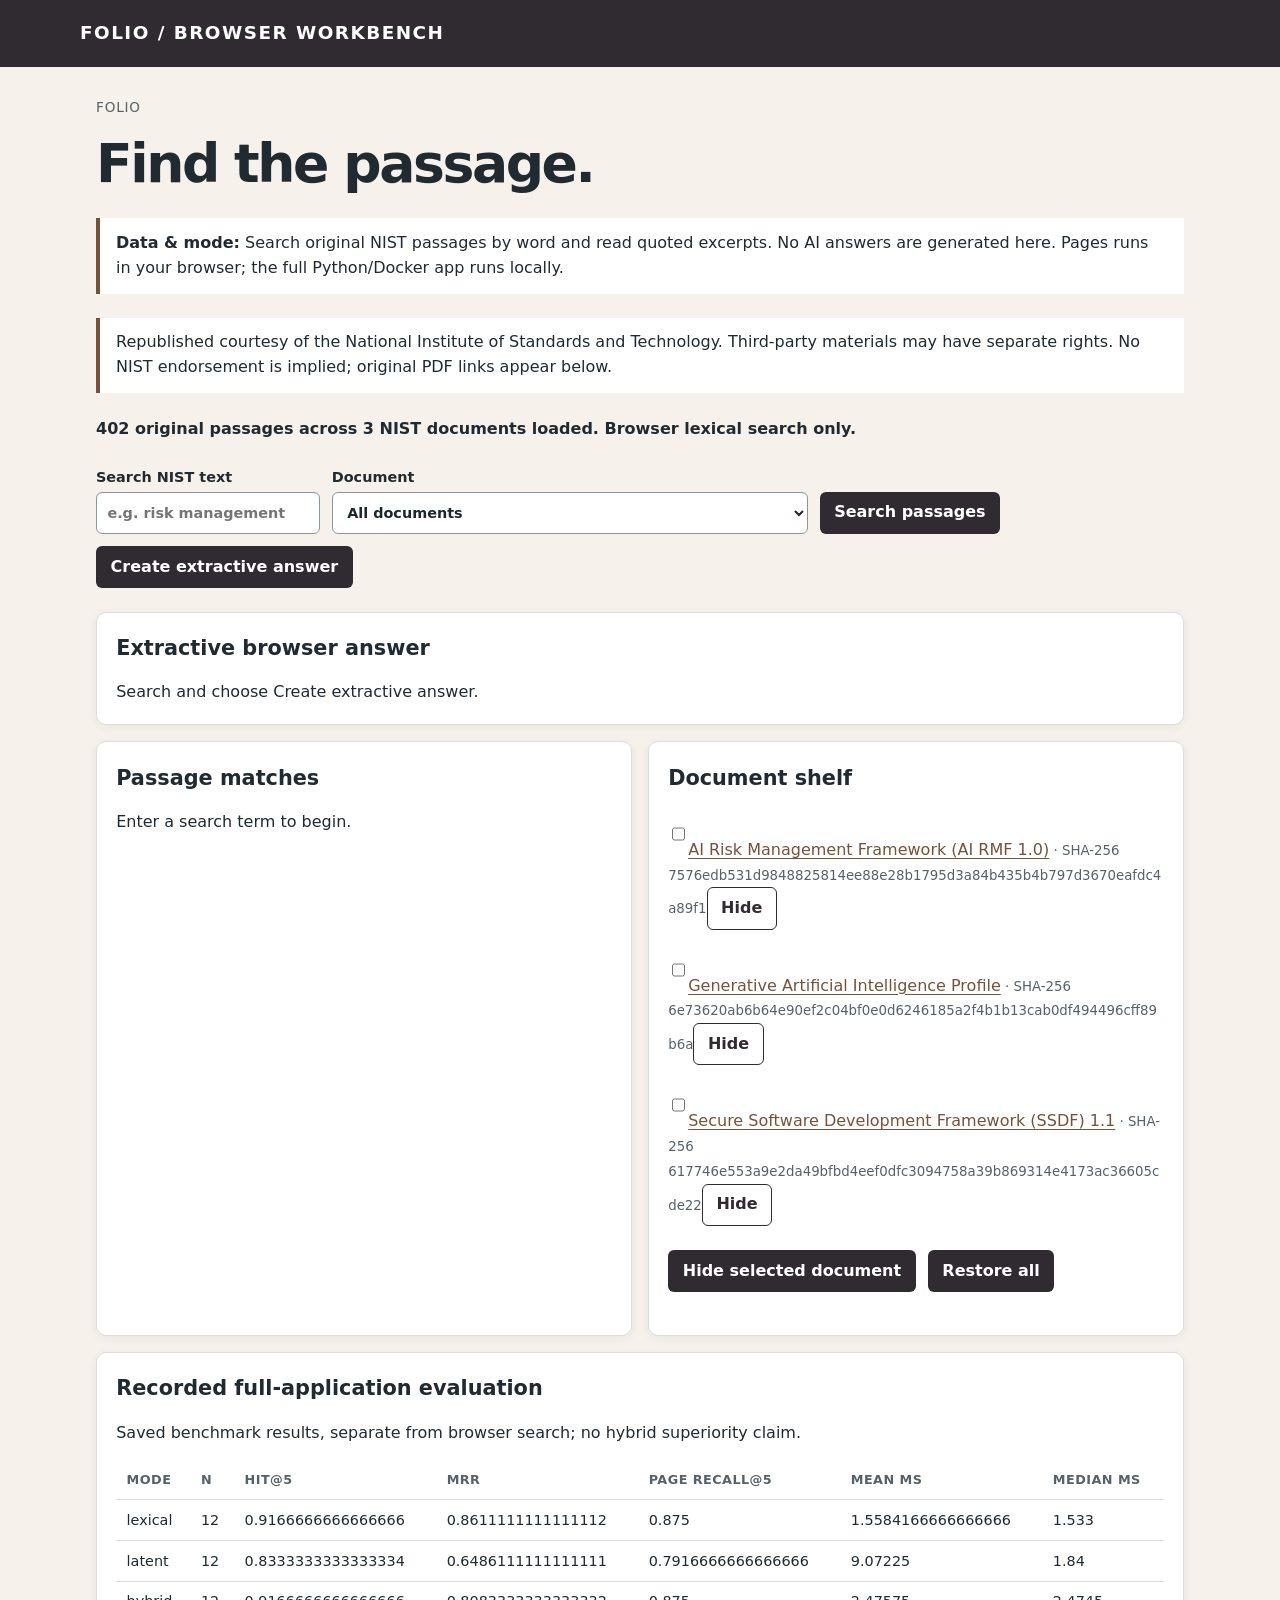
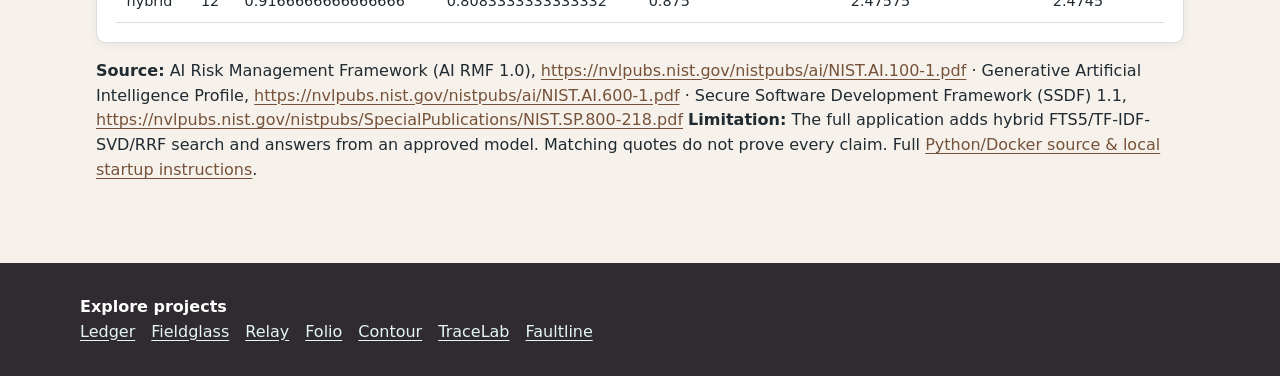
<file: docs/index.html>
<!doctype html><html lang="en"><head><meta charset="utf-8"><meta name="viewport" content="width=device-width,initial-scale=1"><title>Folio — browser demonstration</title><meta name="description" content="Original NIST passages; lexical browser search and extractive quotes only, no AI generation."><link rel="stylesheet" href="./style.css"><script src="./app.js" defer></script></head><body><a class="skip" href="#main">Skip to workbench</a><header class="top"><span class="brand">Folio / browser workbench</span></header><main id="main" class="shell"><p class="tag">Folio</p><h1>Find the passage.</h1><div class="disclosure"><strong>Data &amp; mode:</strong> Search original NIST passages by word and read quoted excerpts. No AI answers are generated here. Pages runs in your browser; the full Python/Docker app runs locally.</div><p class="disclosure">Republished courtesy of the National Institute of Standards and Technology. Third-party materials may have separate rights. No NIST endorsement is implied; original PDF links appear below.</p><p id="status" class="status" role="status">Loading fixture…</p><div class="controls" id="controls"></div><div class="grid" id="workspace"></div><p class="source"><strong>Source:</strong> <span id="source-attribution"></span> <strong>Limitation:</strong> The full application adds hybrid FTS5/TF-IDF-SVD/RRF search and answers from an approved model. Matching quotes do not prove every claim. Full <a href="https://github.com/skuraganti/private-ai-knowledge-engine">Python/Docker source &amp; local startup instructions</a>.</p></main><footer class="timeline-footer"><strong>Explore projects</strong><nav aria-label="Portfolio projects"><a href="https://skuraganti.github.io/personal-spending-tracker/">Ledger</a> <a href="https://skuraganti.github.io/live-earth-dashboard/">Fieldglass</a> <a href="https://skuraganti.github.io/data-pipeline-monitor/">Relay</a> <a href="https://skuraganti.github.io/private-ai-knowledge-engine/">Folio</a> <a href="https://skuraganti.github.io/ai-codebase-explorer/">Contour</a> <a href="https://skuraganti.github.io/ai-agent-evaluation-lab/">TraceLab</a> <a href="https://skuraganti.github.io/ai-incident-investigator/">Faultline</a></nav></footer></body></html>
</file>
<file: docs/style.css>
:root{--accent:#76523a;--dark:#302b30;--bg:#f6f2eb;--panel:#fff;--ink:#202a31;--muted:#56616a;--line:#d8dfdc}
*{box-sizing:border-box}html{scroll-behavior:smooth}body{margin:0;background:var(--bg,#f4f3ed);color:var(--ink,#202a31);font:16px/1.55 system-ui,-apple-system,"Segoe UI",sans-serif}a{color:var(--accent,#186c72);text-underline-offset:3px}a:focus-visible,button:focus-visible,input:focus-visible,select:focus-visible{outline:3px solid #b85825;outline-offset:3px}.skip{position:absolute;left:-9999px;top:0;padding:1rem;background:#fff;z-index:20}.skip:focus{left:1rem}.top{background:var(--dark,#19343a);color:#fff;padding:1.2rem max(1rem,calc((100vw - 1120px)/2));display:flex;align-items:center;justify-content:space-between;gap:1rem;flex-wrap:wrap}.top a{color:#fff}.brand{font-size:1.15rem;font-weight:800;letter-spacing:.08em;text-transform:uppercase}.tag{font-size:.85rem;letter-spacing:.06em;text-transform:uppercase;color:var(--muted,#5c6668)}.top .tag{color:#e0ebe8}.shell{max-width:1120px;margin:auto;padding:1.5rem 1rem 4rem}h1{font-size:clamp(2rem,5vw,3.35rem);letter-spacing:-.045em;line-height:1.12;margin:.25rem 0 .65rem}h2{font-size:1.3rem;margin:0 0 1rem}h3{font-size:1rem;margin:.3rem 0}p{margin:.4rem 0 1rem}.intro{max-width:760px;color:var(--muted,#5c6668)}.disclosure{border-left:4px solid var(--accent,#186c72);padding:.8rem 1rem;background:var(--panel,#fff);margin:1.5rem 0}.controls{display:flex;align-items:end;flex-wrap:wrap;gap:.75rem;margin:1.5rem 0}.controls label,.field{display:grid;gap:.25rem;font-weight:600;font-size:.9rem}.controls input,.controls select,input,select,button{font:inherit}input,select{min-height:42px;max-width:100%;padding:.45rem .65rem;border:1px solid #87979b;border-radius:6px;background:#fff;color:#1c272b}button{min-height:42px;padding:.48rem .85rem;background:var(--dark,#19343a);color:#fff;border:1px solid transparent;border-radius:6px;cursor:pointer;font-weight:650}button:hover{filter:brightness(1.18)}button:disabled{opacity:.55;cursor:not-allowed}.secondary{background:transparent;color:var(--dark,#19343a);border-color:var(--dark,#19343a)}.grid{display:grid;grid-template-columns:repeat(2,minmax(0,1fr));gap:1rem;margin:1rem 0}.panel{min-width:0;padding:1.2rem;background:var(--panel,#fff);border:1px solid var(--line,#d8dfdc);border-radius:10px;box-shadow:0 2px 10px #152c3010}.wide{grid-column:1/-1}.metric{font-size:2rem;letter-spacing:-.04em;font-weight:750;line-height:1.2}.muted,small{color:var(--muted,#5c6668)}.scroll{overflow:auto;max-height:440px}table{border-collapse:collapse;width:100%;font-size:.9rem}th{text-align:left;color:var(--muted,#5c6668);font-size:.8rem;text-transform:uppercase;letter-spacing:.035em}th,td{padding:.55rem .65rem;border-bottom:1px solid var(--line,#d8dfdc);vertical-align:top}tbody tr:hover{background:#eeeeea}td.num,th.num{font-variant-numeric:tabular-nums;text-align:right}.bars{display:grid;gap:.65rem}.bar-row{display:grid;grid-template-columns:minmax(80px,135px) 1fr auto;align-items:center;gap:.6rem;font-size:.87rem}.track{height:15px;background:#e4eae7;border-radius:4px;overflow:hidden}.fill{display:block;height:100%;min-width:2px;background:var(--accent,#186c72);border-radius:0 4px 4px 0}.bar-row:focus-visible{outline:2px solid #b85825}pre{font:12px/1.5 ui-monospace,SFMono-Regular,monospace;white-space:pre-wrap;overflow-wrap:anywhere;background:#15242a;color:#e8f1ed;padding:1rem;max-height:370px;overflow:auto;border-radius:6px}.list{padding-left:1.3rem}.list li{margin:.5rem 0}.timeline-footer{background:var(--dark,#19343a);color:#fff;padding:2rem max(1rem,calc((100vw - 1120px)/2))}.timeline-footer a{color:#e4f7f1}.timeline-footer nav{display:flex;flex-wrap:wrap;gap:.5rem 1rem}.timeline-footer p{max-width:800px}.status{min-height:1.5rem;font-weight:600}.error{color:#9b2721}.good{color:#14603e}.pill{display:inline-block;padding:.1rem .5rem;border-radius:100px;background:#e5eee9;font-size:.8rem;font-weight:650}.source{overflow-wrap:anywhere}.visually-hidden{position:absolute;clip:rect(0,0,0,0);width:1px;height:1px;overflow:hidden;white-space:nowrap}@media(max-width:700px){.grid{grid-template-columns:1fr}.bar-row{grid-template-columns:90px 1fr auto}.shell{padding-top:1rem}.top{padding:1rem}.controls>*{flex:1 1 145px}.scroll{max-height:350px}}@media(max-width:390px){.metric{font-size:1.65rem}.bar-row{grid-template-columns:75px 1fr auto;font-size:.76rem}th,td{padding:.4rem}}@media(prefers-reduced-motion:reduce){html{scroll-behavior:auto}*{animation-duration:.01ms!important;transition-duration:.01ms!important}}

/* Keep source hashes, evidence IDs and long document titles within narrow screens. */
body{overflow-wrap:anywhere}.controls>*{min-width:0;max-width:100%}.controls select,.controls input:not([type=checkbox]):not([type=range]){min-width:0;width:100%}.controls label{overflow-wrap:anywhere}.panel table{max-width:100%}svg [role=button]:focus-visible{stroke:#9b351f;stroke-width:4;outline:2px solid #9b351f;outline-offset:3px}
</file>
